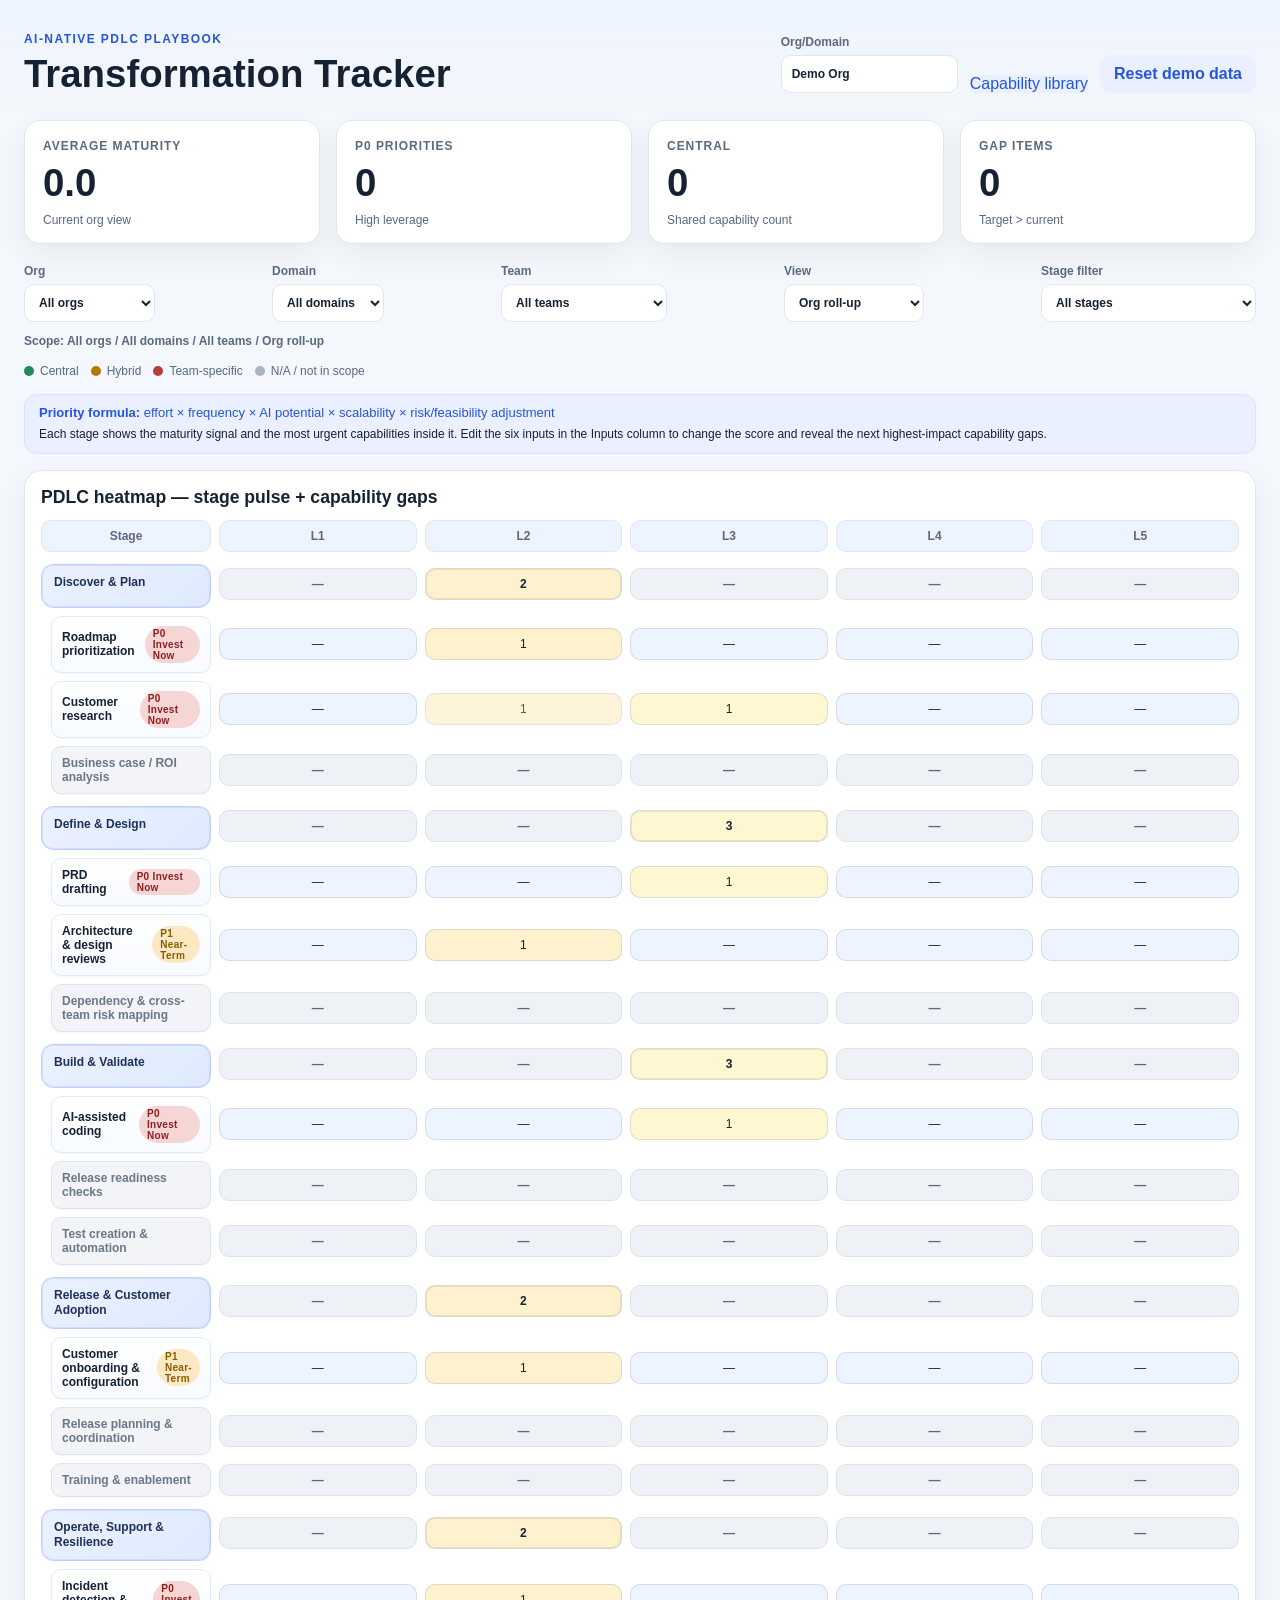
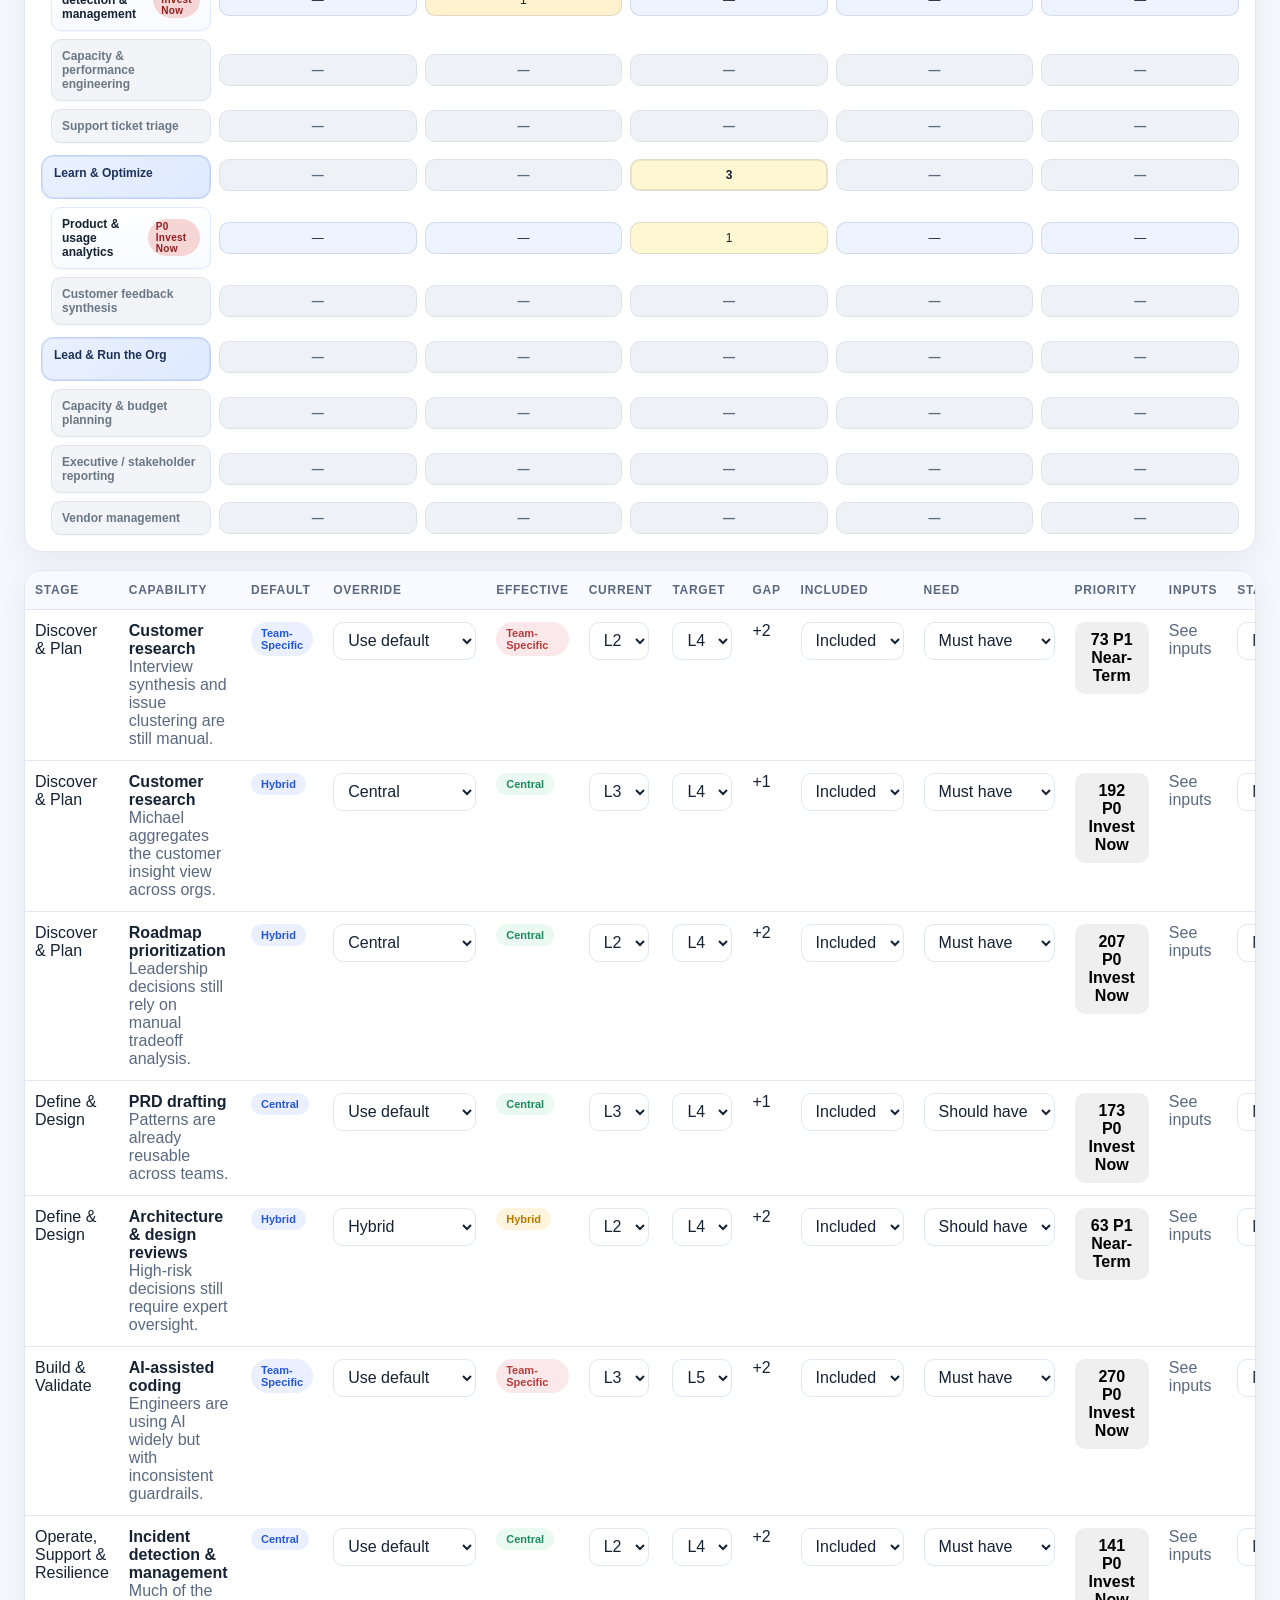
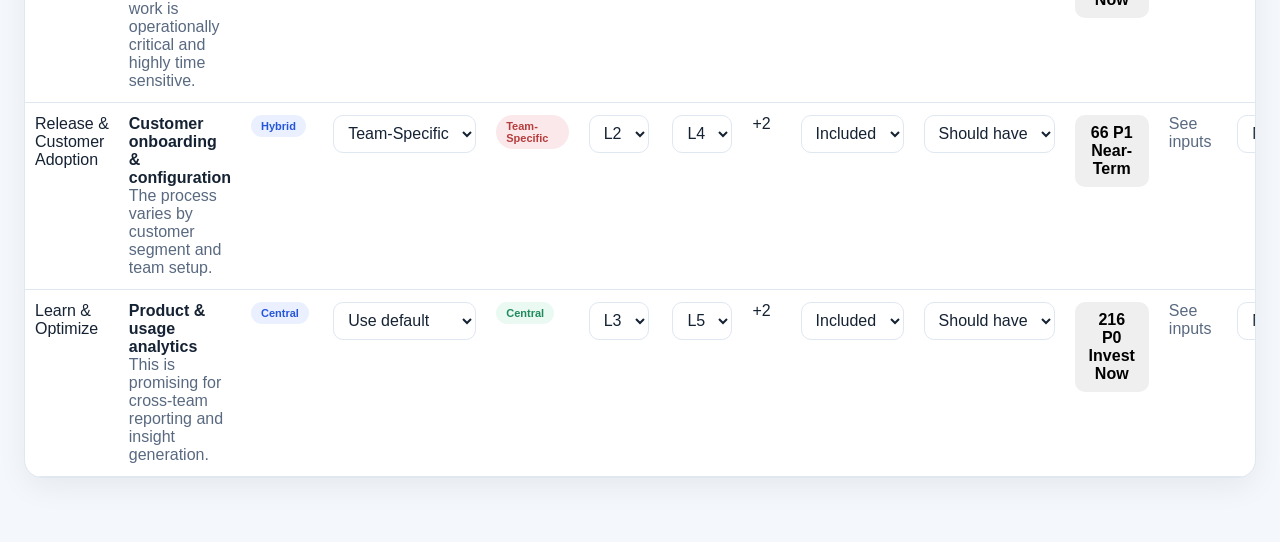
<file: index.html>
<!DOCTYPE html>
<html lang="en">
  <head>
    <meta charset="UTF-8" />
    <meta name="viewport" content="width=device-width, initial-scale=1.0" />
    <title>AI-Native PDLC Tracker</title>
    <link rel="stylesheet" href="styles.css" />
  </head>
  <body>
    <div class="page-shell">
      <header class="topbar">
        <div>
          <p class="eyebrow">AI-Native PDLC Playbook</p>
          <h1>Transformation Tracker</h1>
        </div>
        <div class="header-actions">
          <label class="field-inline">
            <span>Org/Domain</span>
            <input id="orgDomain" type="text" value="Demo Org" />
          </label>
          <a class="secondary-btn inline-link" href="capability-library.html">Capability library</a>
          <button id="resetDataBtn" class="secondary-btn">Reset demo data</button>
        </div>
      </header>

      <main>
        <section class="summary-grid" id="summaryGrid"></section>

        <section class="toolbar scope-toolbar">
          <label class="field-inline">
            <span>Org</span>
            <select id="orgScopeSelect"></select>
          </label>
          <label class="field-inline">
            <span>Domain</span>
            <select id="domainScopeSelect"></select>
          </label>
          <label class="field-inline">
            <span>Team</span>
            <select id="teamScopeSelect"></select>
          </label>
          <label class="field-inline">
            <span>View</span>
            <select id="viewScopeSelect"></select>
          </label>
          <label class="field-inline">
            <span>Stage filter</span>
            <select id="stageFilter">
              <option value="All">All stages</option>
            </select>
          </label>
        </section>

        <div id="scopeSummary" class="scope-summary muted"></div>

        <section class="legend-row">
          <span class="legend-item"><i class="dot central"></i> Central</span>
          <span class="legend-item"><i class="dot hybrid"></i> Hybrid</span>
          <span class="legend-item"><i class="dot team"></i> Team-specific</span>
          <span class="legend-item"><i class="dot muted-dot"></i> N/A / not in scope</span>
        </section>

        <section class="formula-banner">
          <strong>Priority formula:</strong>
          effort × frequency × AI potential × scalability × risk/feasibility adjustment
          <div class="formula-note">
            Each stage shows the maturity signal and the most urgent capabilities inside it. Edit the six inputs in the Inputs column to change the score and reveal the next highest-impact capability gaps.
          </div>
        </section>

        <section id="priorityEditor" class="editor-modal hidden" aria-hidden="true">
          <div class="editor-card">
            <div class="editor-header">
              <h2 id="editorTitle">Update priority inputs</h2>
              <button id="closeEditorBtn" class="secondary-btn">Close</button>
            </div>
            <div id="editorBody" class="editor-body"></div>
          </div>
        </section>

        <section class="heatmap-panel">
          <div class="panel-title-row">
            <h2>PDLC heatmap — stage pulse + capability gaps</h2>
          </div>
          <div id="heatmapGrid" class="heatmap-grid"></div>
        </section>

        <section class="table-panel">
          <table>
            <thead>
              <tr>
                <th>Stage</th>
                <th>Capability</th>
                <th>Default</th>
                <th>Override</th>
                <th>Effective</th>
                <th>Current</th>
                <th>Target</th>
                <th>Gap</th>
                <th>Included</th>
                <th>Need</th>
                <th>Priority</th>
                <th>Inputs</th>
                <th>Status</th>
                <th>Notes</th>
              </tr>
            </thead>
            <tbody id="trackerBody"></tbody>
          </table>
        </section>
      </main>
    </div>

    <script src="app.js"></script>
  </body>
</html>
</file>
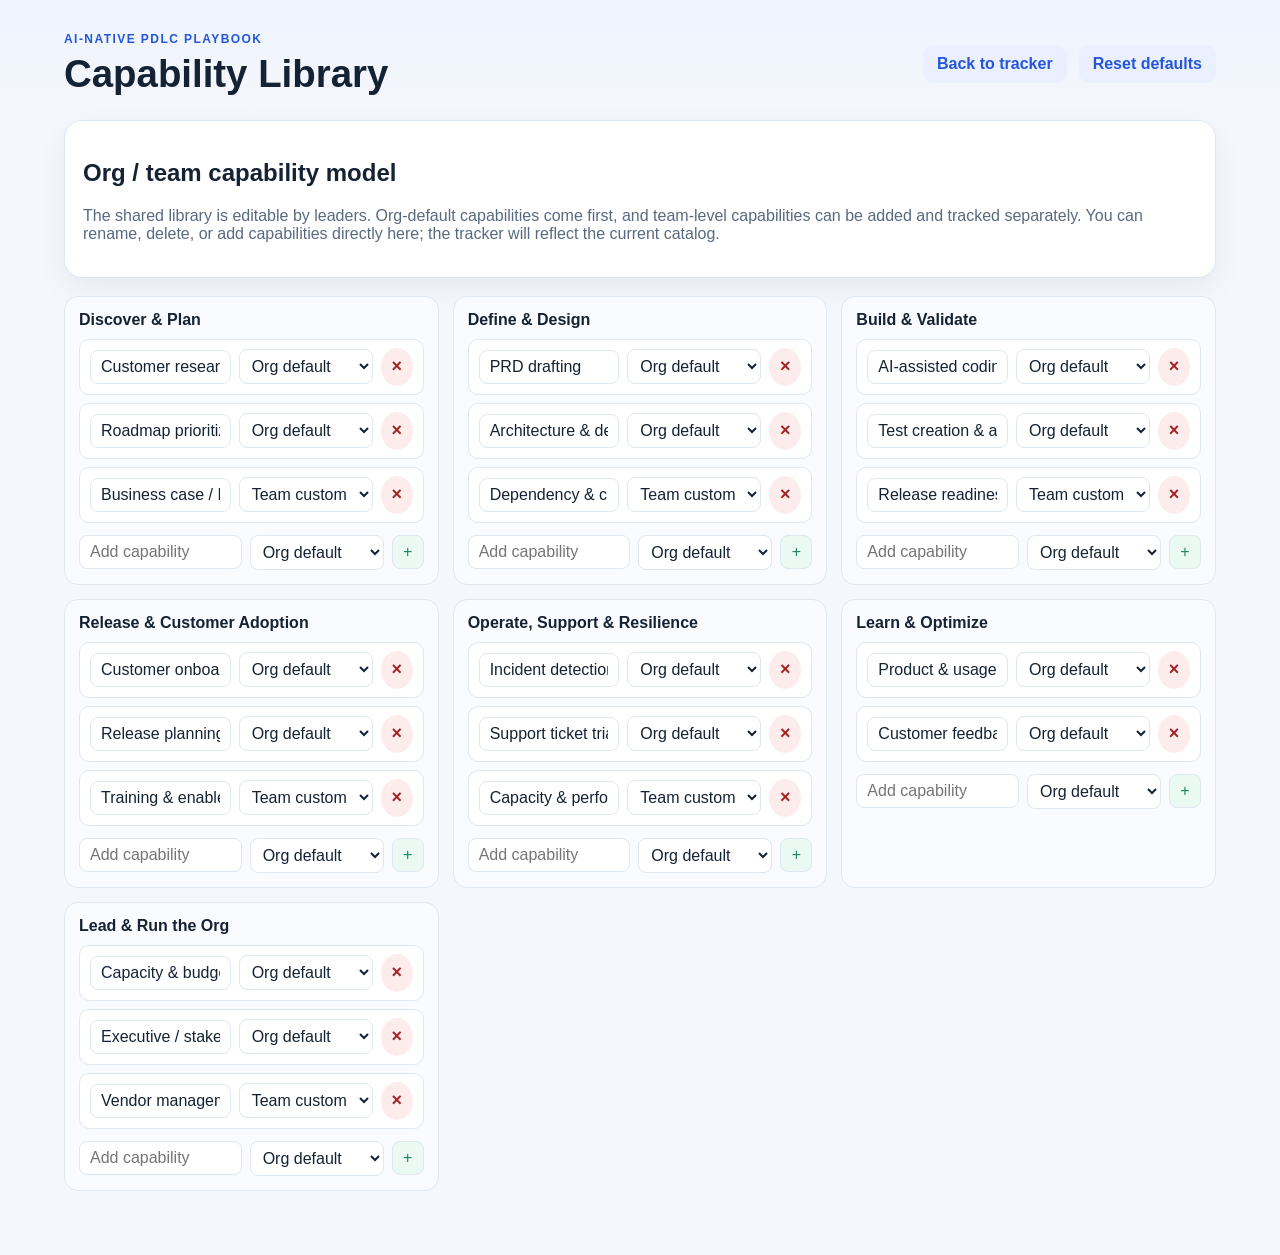
<file: capability-library.html>
<!DOCTYPE html>
<html lang="en">
  <head>
    <meta charset="UTF-8" />
    <meta name="viewport" content="width=device-width, initial-scale=1.0" />
    <title>AI-PDLC Capability Library</title>
    <link rel="stylesheet" href="styles.css" />
    <style>
      body {
        margin: 0;
        background: linear-gradient(180deg, #eef4ff 0%, #f4f7fb 120px);
        font-family: -apple-system, BlinkMacSystemFont, "Segoe UI", sans-serif;
        color: #152233;
      }

      .library-shell {
        max-width: 1200px;
        margin: 0 auto;
        padding: 32px 24px 64px;
      }

      .library-topbar {
        display: flex;
        align-items: center;
        justify-content: space-between;
        gap: 16px;
        margin-bottom: 24px;
      }

      .page-title {
        margin: 0;
        font-size: clamp(2rem, 3vw, 2.6rem);
      }

      .library-section {
        background: #ffffff;
        border: 1px solid #dfe7f1;
        border-radius: 18px;
        box-shadow: 0 10px 30px rgba(21, 34, 51, 0.06);
        padding: 18px;
        margin-bottom: 18px;
      }

      .library-grid {
        display: grid;
        grid-template-columns: repeat(auto-fit, minmax(300px, 1fr));
        gap: 14px;
      }

      .library-card {
        border: 1px solid #dfe7f1;
        border-radius: 14px;
        padding: 14px;
        background: #f9fbff;
      }

      .library-card h3 {
        margin: 0 0 10px;
        font-size: 1rem;
      }

      .library-item {
        display: flex;
        align-items: center;
        gap: 8px;
        background: #fff;
        border: 1px solid #dfe7f1;
        border-radius: 10px;
        padding: 8px 10px;
        margin-bottom: 8px;
      }

      .library-item input,
      .library-item select,
      .add-form input,
      .add-form select,
      .add-form button {
        min-height: 34px;
        border-radius: 8px;
        border: 1px solid #dfe7f1;
        font: inherit;
      }

      .library-item input,
      .add-form input {
        flex: 1;
        width: 100%;
        padding: 7px 10px;
      }

      .library-item select,
      .add-form select {
        padding: 7px 8px;
        background: #fff;
      }

      .delete-btn,
      .add-btn {
        width: 32px;
        height: 32px;
        border: none;
        border-radius: 50%;
        display: inline-flex;
        align-items: center;
        justify-content: center;
        font-size: 18px;
        font-weight: 700;
        cursor: pointer;
      }

      .delete-btn {
        background: #fdecec;
        color: #a12323;
      }

      .add-btn {
        background: #eafaf2;
        color: #1f8a5d;
      }

      .add-form {
        display: flex;
        align-items: center;
        gap: 8px;
        margin-top: 12px;
      }

      .inline-link,
      .secondary-btn,
      .reset-btn {
        display: inline-flex;
        align-items: center;
        justify-content: center;
        text-decoration: none;
        font-weight: 700;
        border-radius: 10px;
        min-height: 38px;
        padding: 9px 14px;
        cursor: pointer;
      }

      .secondary-btn,
      .reset-btn {
        background: #eaf0ff;
        color: #2556d9;
        border: none;
      }

      .muted {
        color: #596980;
      }

      @media (max-width: 700px) {
        .library-item,
        .add-form {
          flex-direction: column;
          align-items: stretch;
        }

        .delete-btn,
        .add-btn {
          width: 100%;
          border-radius: 10px;
          height: 34px;
        }
      }
    </style>
  </head>
  <body>
    <div class="library-shell">
      <div class="library-topbar">
        <div>
          <p class="eyebrow">AI-Native PDLC Playbook</p>
          <h1 class="page-title">Capability Library</h1>
        </div>
        <div style="display:flex; gap:12px; align-items:center; flex-wrap:wrap;">
          <a class="secondary-btn inline-link" href="index.html">Back to tracker</a>
          <button class="reset-btn" id="resetLibraryBtn" type="button">Reset defaults</button>
        </div>
      </div>

      <section class="library-section">
        <h2>Org / team capability model</h2>
        <p class="muted">
          The shared library is editable by leaders. Org-default capabilities come first, and team-level capabilities can be added and tracked separately.
          You can rename, delete, or add capabilities directly here; the tracker will reflect the current catalog.
        </p>
      </section>

      <div id="libraryGrid" class="library-grid"></div>
    </div>

    <script>
      const LIBRARY_KEY = 'ai-pdlc-capability-library-v1';
      const STAGES = [
        'Discover & Plan',
        'Define & Design',
        'Build & Validate',
        'Release & Customer Adoption',
        'Operate, Support & Resilience',
        'Learn & Optimize',
        'Lead & Run the Org'
      ];

      const defaultLibrary = [
        { id: 'discover-1', stage: 'Discover & Plan', name: 'Customer research', source: 'Org default' },
        { id: 'discover-2', stage: 'Discover & Plan', name: 'Roadmap prioritization', source: 'Org default' },
        { id: 'discover-3', stage: 'Discover & Plan', name: 'Business case / ROI analysis', source: 'Team custom' },
        { id: 'design-1', stage: 'Define & Design', name: 'PRD drafting', source: 'Org default' },
        { id: 'design-2', stage: 'Define & Design', name: 'Architecture & design reviews', source: 'Org default' },
        { id: 'design-3', stage: 'Define & Design', name: 'Dependency & cross-team risk mapping', source: 'Team custom' },
        { id: 'build-1', stage: 'Build & Validate', name: 'AI-assisted coding', source: 'Org default' },
        { id: 'build-2', stage: 'Build & Validate', name: 'Test creation & automation', source: 'Org default' },
        { id: 'build-3', stage: 'Build & Validate', name: 'Release readiness checks', source: 'Team custom' },
        { id: 'release-1', stage: 'Release & Customer Adoption', name: 'Customer onboarding & configuration', source: 'Org default' },
        { id: 'release-2', stage: 'Release & Customer Adoption', name: 'Release planning & coordination', source: 'Org default' },
        { id: 'release-3', stage: 'Release & Customer Adoption', name: 'Training & enablement', source: 'Team custom' },
        { id: 'operate-1', stage: 'Operate, Support & Resilience', name: 'Incident detection & management', source: 'Org default' },
        { id: 'operate-2', stage: 'Operate, Support & Resilience', name: 'Support ticket triage', source: 'Org default' },
        { id: 'operate-3', stage: 'Operate, Support & Resilience', name: 'Capacity & performance engineering', source: 'Team custom' },
        { id: 'learn-1', stage: 'Learn & Optimize', name: 'Product & usage analytics', source: 'Org default' },
        { id: 'learn-2', stage: 'Learn & Optimize', name: 'Customer feedback synthesis', source: 'Org default' },
        { id: 'lead-1', stage: 'Lead & Run the Org', name: 'Capacity & budget planning', source: 'Org default' },
        { id: 'lead-2', stage: 'Lead & Run the Org', name: 'Executive / stakeholder reporting', source: 'Org default' },
        { id: 'lead-3', stage: 'Lead & Run the Org', name: 'Vendor management', source: 'Team custom' }
      ];

      function cloneLibraryData(value) {
        if (typeof structuredClone === 'function') {
          return structuredClone(value);
        }
        return JSON.parse(JSON.stringify(value));
      }

      const libraryGrid = document.getElementById('libraryGrid');
      const resetLibraryBtn = document.getElementById('resetLibraryBtn');

      function loadLibrary() {
        const saved = localStorage.getItem(LIBRARY_KEY);
        if (!saved) {
          localStorage.setItem(LIBRARY_KEY, JSON.stringify(defaultLibrary));
          return cloneLibraryData(defaultLibrary);
        }

        try {
          const parsed = JSON.parse(saved);
          if (!Array.isArray(parsed) || parsed.length === 0) {
            return cloneLibraryData(defaultLibrary);
          }
          return parsed;
        } catch (error) {
          console.warn('Unable to parse library state; resetting to defaults.');
          localStorage.setItem(LIBRARY_KEY, JSON.stringify(defaultLibrary));
          return cloneLibraryData(defaultLibrary);
        }
      }

      function saveLibrary(items) {
        localStorage.setItem(LIBRARY_KEY, JSON.stringify(items));
      }

      function buildId() {
        return `cap-${Date.now()}-${Math.random().toString(16).slice(2, 8)}`;
      }

      function escapeHtml(value) {
        return String(value)
          .replace(/&/g, '&amp;')
          .replace(/</g, '&lt;')
          .replace(/>/g, '&gt;')
          .replace(/"/g, '&quot;')
          .replace(/'/g, '&#039;');
      }

      function renderLibrary() {
        const items = loadLibrary();
        libraryGrid.innerHTML = STAGES.map((stage) => {
          const stageItems = items.filter((item) => item.stage === stage);

          return `
            <section class="library-card">
              <h3>${stage}</h3>
              ${stageItems.length ? stageItems.map((item) => `
                <div class="library-item" data-id="${item.id}">
                  <input class="capability-name" data-id="${item.id}" value="${escapeHtml(item.name)}" aria-label="${escapeHtml(stage)} capability name" />
                  <select class="source-select" data-id="${item.id}" aria-label="Capability source">
                    <option value="Org default" ${item.source === 'Org default' ? 'selected' : ''}>Org default</option>
                    <option value="Team custom" ${item.source === 'Team custom' ? 'selected' : ''}>Team custom</option>
                  </select>
                  <button class="delete-btn" type="button" data-id="${item.id}" aria-label="Delete ${escapeHtml(item.name)}">×</button>
                </div>
              `).join('') : '<div class="muted">No capabilities yet.</div>'}

              <div class="add-form">
                <input class="new-name-input" data-stage="${escapeHtml(stage)}" placeholder="Add capability" />
                <select class="new-source-select" data-stage="${escapeHtml(stage)}">
                  <option value="Org default">Org default</option>
                  <option value="Team custom">Team custom</option>
                </select>
                <button type="button" class="add-btn add-capability-btn" data-stage="${escapeHtml(stage)}" aria-label="Add capability to ${escapeHtml(stage)}">+</button>
              </div>
            </section>
          `;
        }).join('');
      }

      document.addEventListener('input', (event) => {
        const target = event.target;
        if (!target.classList.contains('capability-name')) return;

        const items = loadLibrary();
        const item = items.find((entry) => entry.id === target.dataset.id);
        if (!item) return;

        item.name = target.value.trim() || 'Untitled capability';
        saveLibrary(items);
      });

      document.addEventListener('change', (event) => {
        const target = event.target;
        if (target.classList.contains('source-select')) {
          const items = loadLibrary();
          const item = items.find((entry) => entry.id === target.dataset.id);
          if (!item) return;

          item.source = target.value;
          saveLibrary(items);
          renderLibrary();
        }
      });

      document.addEventListener('click', (event) => {
        const target = event.target;

        if (target.classList.contains('delete-btn')) {
          const items = loadLibrary().filter((entry) => entry.id !== target.dataset.id);
          saveLibrary(items);
          renderLibrary();
          return;
        }

        if (target.classList.contains('add-capability-btn')) {
          const stage = target.dataset.stage;
          const wrapper = target.closest('.library-card');
          const input = wrapper.querySelector('.new-name-input');
          const source = wrapper.querySelector('.new-source-select');
          const name = (input.value || '').trim();
          if (!name) {
            input.focus();
            return;
          }

          const items = loadLibrary();
          items.push({
            id: buildId(),
            stage,
            name,
            source: source.value
          });

          saveLibrary(items);
          renderLibrary();
          return;
        }
      });

      resetLibraryBtn.addEventListener('click', () => {
        localStorage.setItem(LIBRARY_KEY, JSON.stringify(defaultLibrary));
        renderLibrary();
      });

      renderLibrary();
    </script>
  </body>
</html>
</file>
<file: styles.css>
:root {
  --bg: #f4f7fb;
  --panel: #ffffff;
  --line: #dfe7f1;
  --ink: #152233;
  --muted: #596980;
  --primary: #2556d9;
  --primary-soft: #eaf0ff;
  --success: #1f8a5d;
  --warning: #b67800;
  --danger: #b63d3d;
  --purple: #6542c7;
  --shadow: 0 10px 30px rgba(21, 34, 51, 0.06);
}

* {
  box-sizing: border-box;
}

body {
  margin: 0;
  font-family: -apple-system, BlinkMacSystemFont, "Segoe UI", sans-serif;
  background: linear-gradient(180deg, #eef4ff 0%, var(--bg) 120px);
  color: var(--ink);
}

.page-shell {
  max-width: 1300px;
  margin: 0 auto;
  padding: 32px 24px 64px;
}

.topbar {
  display: flex;
  align-items: center;
  justify-content: space-between;
  gap: 16px;
  margin-bottom: 24px;
}

.eyebrow {
  margin: 0 0 6px;
  color: var(--primary);
  font-size: 12px;
  letter-spacing: 0.12em;
  text-transform: uppercase;
  font-weight: 700;
}

h1 {
  margin: 0;
  font-size: clamp(2rem, 3vw, 2.8rem);
}

.header-actions {
  display: flex;
  align-items: end;
  gap: 12px;
}

.field-inline {
  display: flex;
  flex-direction: column;
  gap: 6px;
  font-size: 12px;
  font-weight: 600;
  color: var(--muted);
}

input,
select,
button {
  font: inherit;
}

input,
select {
  border: 1px solid var(--line);
  background: var(--panel);
  border-radius: 10px;
  min-height: 38px;
  padding: 8px 10px;
  color: var(--ink);
}

button {
  border: none;
  border-radius: 10px;
  min-height: 38px;
  padding: 9px 14px;
  cursor: pointer;
  font-weight: 700;
}

.inline-link {
  display: inline-flex;
  align-items: center;
  justify-content: center;
  text-decoration: none;
}

.secondary-btn {
  background: var(--primary-soft);
  color: var(--primary);
}

.summary-grid {
  display: grid;
  grid-template-columns: repeat(4, minmax(180px, 1fr));
  gap: 16px;
  margin-bottom: 20px;
}

.summary-card {
  background: var(--panel);
  border: 1px solid var(--line);
  border-radius: 16px;
  box-shadow: var(--shadow);
  padding: 18px 18px 16px;
}

.summary-card .label {
  color: var(--muted);
  font-size: 12px;
  text-transform: uppercase;
  letter-spacing: 0.08em;
  font-weight: 700;
}

.summary-card .value {
  margin-top: 8px;
  font-size: clamp(1.6rem, 3vw, 2.4rem);
  font-weight: 800;
}

.summary-card .trend {
  margin-top: 8px;
  color: var(--muted);
  font-size: 12px;
}

.toolbar {
  display: flex;
  justify-content: flex-end;
  margin-bottom: 16px;
}

.scope-toolbar {
  display: flex;
  flex-wrap: wrap;
  gap: 12px;
  justify-content: space-between;
  align-items: end;
}

.scope-summary {
  margin: -4px 0 16px;
  font-size: 12px;
  font-weight: 600;
}

.formula-banner {
  background: var(--primary-soft);
  color: var(--primary);
  border: 1px solid #d8e4ff;
  border-radius: 12px;
  padding: 10px 14px;
  margin-bottom: 16px;
  font-size: 13px;
}

.formula-note {
  margin-top: 6px;
  color: var(--ink);
  font-size: 12px;
  line-height: 1.4;
}

.legend-row {
  display: flex;
  flex-wrap: wrap;
  gap: 12px;
  margin: 0 0 16px;
  color: var(--muted);
  font-size: 12px;
}

.legend-item {
  display: inline-flex;
  align-items: center;
  gap: 6px;
}

.dot {
  width: 10px;
  height: 10px;
  border-radius: 50%;
  display: inline-block;
}

.dot.central { background: var(--success); }
.dot.hybrid { background: var(--warning); }
.dot.team { background: var(--danger); }
.dot.muted-dot { background: #a9b5c3; }

.heatmap-panel {
  background: var(--panel);
  border: 1px solid var(--line);
  border-radius: 18px;
  box-shadow: var(--shadow);
  padding: 16px;
  margin-bottom: 18px;
}

.panel-title-row h2 {
  margin: 0 0 12px;
  font-size: 1.1rem;
}

.heatmap-grid {
  display: grid;
  grid-template-columns: 170px repeat(5, minmax(70px, 1fr));
  gap: 8px;
  align-items: center;
}

.heatmap-header,
.heatmap-stage,
.heatmap-cell {
  padding: 8px 10px;
  border-radius: 10px;
  border: 1px solid var(--line);
  background: #f9fbff;
  text-align: center;
  font-size: 12px;
}

.heatmap-header {
  font-weight: 700;
  color: var(--muted);
  background: #eef4ff;
}

.heatmap-stage {
  display: flex;
  flex-direction: column;
  gap: 4px;
  text-align: left;
  background: linear-gradient(135deg, #eaf1ff 0%, #dfeaff 100%);
  font-weight: 800;
  color: #1d3158;
  line-height: 1.25;
  border: 1px solid #bfd2ff;
  box-shadow: inset 0 0 0 1px rgba(118, 149, 210, 0.18);
  padding: 10px 12px;
  border-radius: 12px;
  min-height: 44px;
  margin-top: 4px;
}

.heatmap-stage-label {
  display: block;
  font-weight: 800;
}

.heatmap-row-header {
  display: flex;
  align-items: center;
  justify-content: space-between;
  gap: 10px;
  padding: 9px 10px;
  border-radius: 10px;
  border: 1px solid #dfe9ff;
  background: linear-gradient(180deg, #ffffff 0%, #f7faff 100%);
  text-align: left;
  font-size: 12px;
  font-weight: 700;
  color: var(--ink);
  margin-left: 10px;
  box-shadow: 0 1px 0 rgba(22, 35, 61, 0.03);
}

.heatmap-row-header.unassessed {
  background: #f2f4f7;
  border-color: #dfe3ea;
  color: #697787;
}

.heatmap-capabilities {
  grid-column: 1 / -1;
  display: flex;
  flex-direction: column;
  align-items: flex-start;
  gap: 8px;
  padding: 10px 12px;
  border: 1px solid var(--line);
  border-radius: 10px;
  background: #f7faff;
  color: var(--ink);
  text-align: left;
  font-size: 11px;
  line-height: 1.5;
}

.heatmap-capabilities strong {
  color: var(--muted);
  text-transform: uppercase;
  letter-spacing: 0.08em;
  font-size: 10px;
}

.heatmap-capability-list {
  display: grid;
  grid-template-columns: 1fr;
  gap: 6px;
  width: 100%;
}

.heatmap-capability-row {
  display: flex;
  align-items: center;
  justify-content: space-between;
  gap: 10px;
  padding: 6px 8px;
  border-radius: 8px;
  background: #ffffff;
  border: 1px solid #e5ecff;
  color: var(--ink);
}

.heatmap-capability-row.empty {
  justify-content: flex-start;
  color: var(--muted);
}

.heatmap-capability-name {
  flex: 1 1 auto;
  font-weight: 700;
  color: var(--ink);
}

.heatmap-capability-meta {
  display: flex;
  align-items: center;
  gap: 6px;
  flex-shrink: 0;
}

.heatmap-maturity-badge,
.heatmap-priority-badge {
  display: inline-flex;
  align-items: center;
  justify-content: center;
  border-radius: 999px;
  padding: 2px 8px;
  font-size: 10px;
  font-weight: 700;
  letter-spacing: 0.03em;
}

.heatmap-maturity-badge.level-1 { background: #f8d7d7; color: #7a1b1b; }
.heatmap-maturity-badge.level-2 { background: #fef1cd; color: #7c5410; }
.heatmap-maturity-badge.level-3 { background: #fef7d2; color: #755a00; }
.heatmap-maturity-badge.level-4 { background: #dff6e8; color: #1d5b3b; }
.heatmap-maturity-badge.level-5 { background: #cfead7; color: #1a4f3a; }

.heatmap-priority-badge.p0 { background: #f6d5d5; color: #8f1f1f; }
.heatmap-priority-badge.p1 { background: #fce8c3; color: #8a5c00; }
.heatmap-priority-badge.p2 { background: #dfeafc; color: #214c87; }

.heatmap-cell {
  background: #edf4ff;
  color: var(--ink);
  border: 1px solid rgba(125, 143, 172, 0.25);
}

.heatmap-cell.no-data {
  background: #edf1f5;
  color: #8a95a3;
  border-color: #dde3eb;
}

.heatmap-cell.stage-highlight {
  font-weight: 800;
  box-shadow: inset 0 0 0 1px rgba(15, 23, 42, 0.08);
}

.heatmap-cell.stage-empty {
  background: #eef2f6;
  color: #a0a9b5;
}

.heatmap-cell.muted-fill {
  opacity: 0.72;
}

.heatmap-cell.no-data {
  background: #eef2f6;
  color: var(--muted);
  font-weight: 700;
}

.heatmap-cell.level-1 { background: #f8d7d7; }
.heatmap-cell.level-2 { background: #fef1cd; }
.heatmap-cell.level-3 { background: #fef7d2; }
.heatmap-cell.level-4 { background: #dff6e8; }
.heatmap-cell.level-5 { background: #cfead7; }

.editor-modal {
  position: fixed;
  inset: 0;
  background: rgba(10, 18, 30, 0.45);
  display: flex;
  align-items: center;
  justify-content: center;
  z-index: 10;
}

.editor-modal.hidden {
  display: none;
}

.editor-card {
  background: var(--panel);
  border-radius: 18px;
  border: 1px solid var(--line);
  box-shadow: var(--shadow);
  width: min(520px, calc(100vw - 32px));
  padding: 18px;
}

.editor-header {
  display: flex;
  align-items: center;
  justify-content: space-between;
  gap: 12px;
  margin-bottom: 16px;
}

.editor-header h2 {
  margin: 0;
  font-size: 1.2rem;
}

.editor-body {
  display: grid;
  grid-template-columns: repeat(2, minmax(140px, 1fr));
  gap: 12px;
}

.editor-body .priority-input {
  min-width: 0;
}

.table-panel {
  background: var(--panel);
  border: 1px solid var(--line);
  border-radius: 18px;
  box-shadow: var(--shadow);
  overflow: hidden;
}

.table-panel table {
  width: 100%;
  border-collapse: collapse;
}

th,
td {
  border-bottom: 1px solid var(--line);
  text-align: left;
  padding: 12px 10px;
  vertical-align: top;
}

th {
  background: #f8faff;
  color: var(--muted);
  font-size: 12px;
  letter-spacing: 0.06em;
  text-transform: uppercase;
}

tbody tr:hover {
  background: #fafcff;
}

.badge {
  display: inline-flex;
  align-items: center;
  border-radius: 999px;
  padding: 5px 10px;
  font-size: 11px;
  font-weight: 700;
}

.badge.central {
  background: #eafaf2;
  color: var(--success);
}

.badge.hybrid {
  background: #fff5df;
  color: var(--warning);
}

.badge.team {
  background: #fbe8ea;
  color: var(--danger);
}

.badge.default {
  background: var(--primary-soft);
  color: var(--primary);
}

.priority-inputs {
  display: grid;
  grid-template-columns: repeat(2, minmax(90px, 1fr));
  gap: 8px;
  min-width: 220px;
}

.priority-input {
  display: flex;
  flex-direction: column;
  gap: 4px;
  font-size: 11px;
  color: var(--muted);
}

.priority-input select {
  min-height: 30px;
  font-size: 11px;
  padding: 4px 6px;
}

.status-pill {
  display: inline-flex;
  padding: 5px 8px;
  border-radius: 999px;
  font-size: 11px;
  font-weight: 700;
  background: #ecf4ff;
  color: var(--primary);
}

.status-pill.piloting {
  background: #fff5df;
  color: var(--warning);
}

.status-pill.scaled {
  background: #eafaf2;
  color: var(--success);
}

.status-pill.not-started {
  background: #f5f7fa;
  color: var(--muted);
}

.status-pill.not-assessed,
.status-pill.n-a {
  background: #eef2f6;
  color: var(--muted);
}

.muted {
  color: var(--muted);
}

@media (max-width: 900px) {
  .summary-grid {
    grid-template-columns: 1fr 1fr;
  }

  .topbar {
    flex-direction: column;
    align-items: flex-start;
  }

  .header-actions {
    width: 100%;
    justify-content: space-between;
  }
}

@media (max-width: 640px) {
  .summary-grid {
    grid-template-columns: 1fr;
  }

  .table-panel {
    overflow-x: auto;
  }
}
</file>
